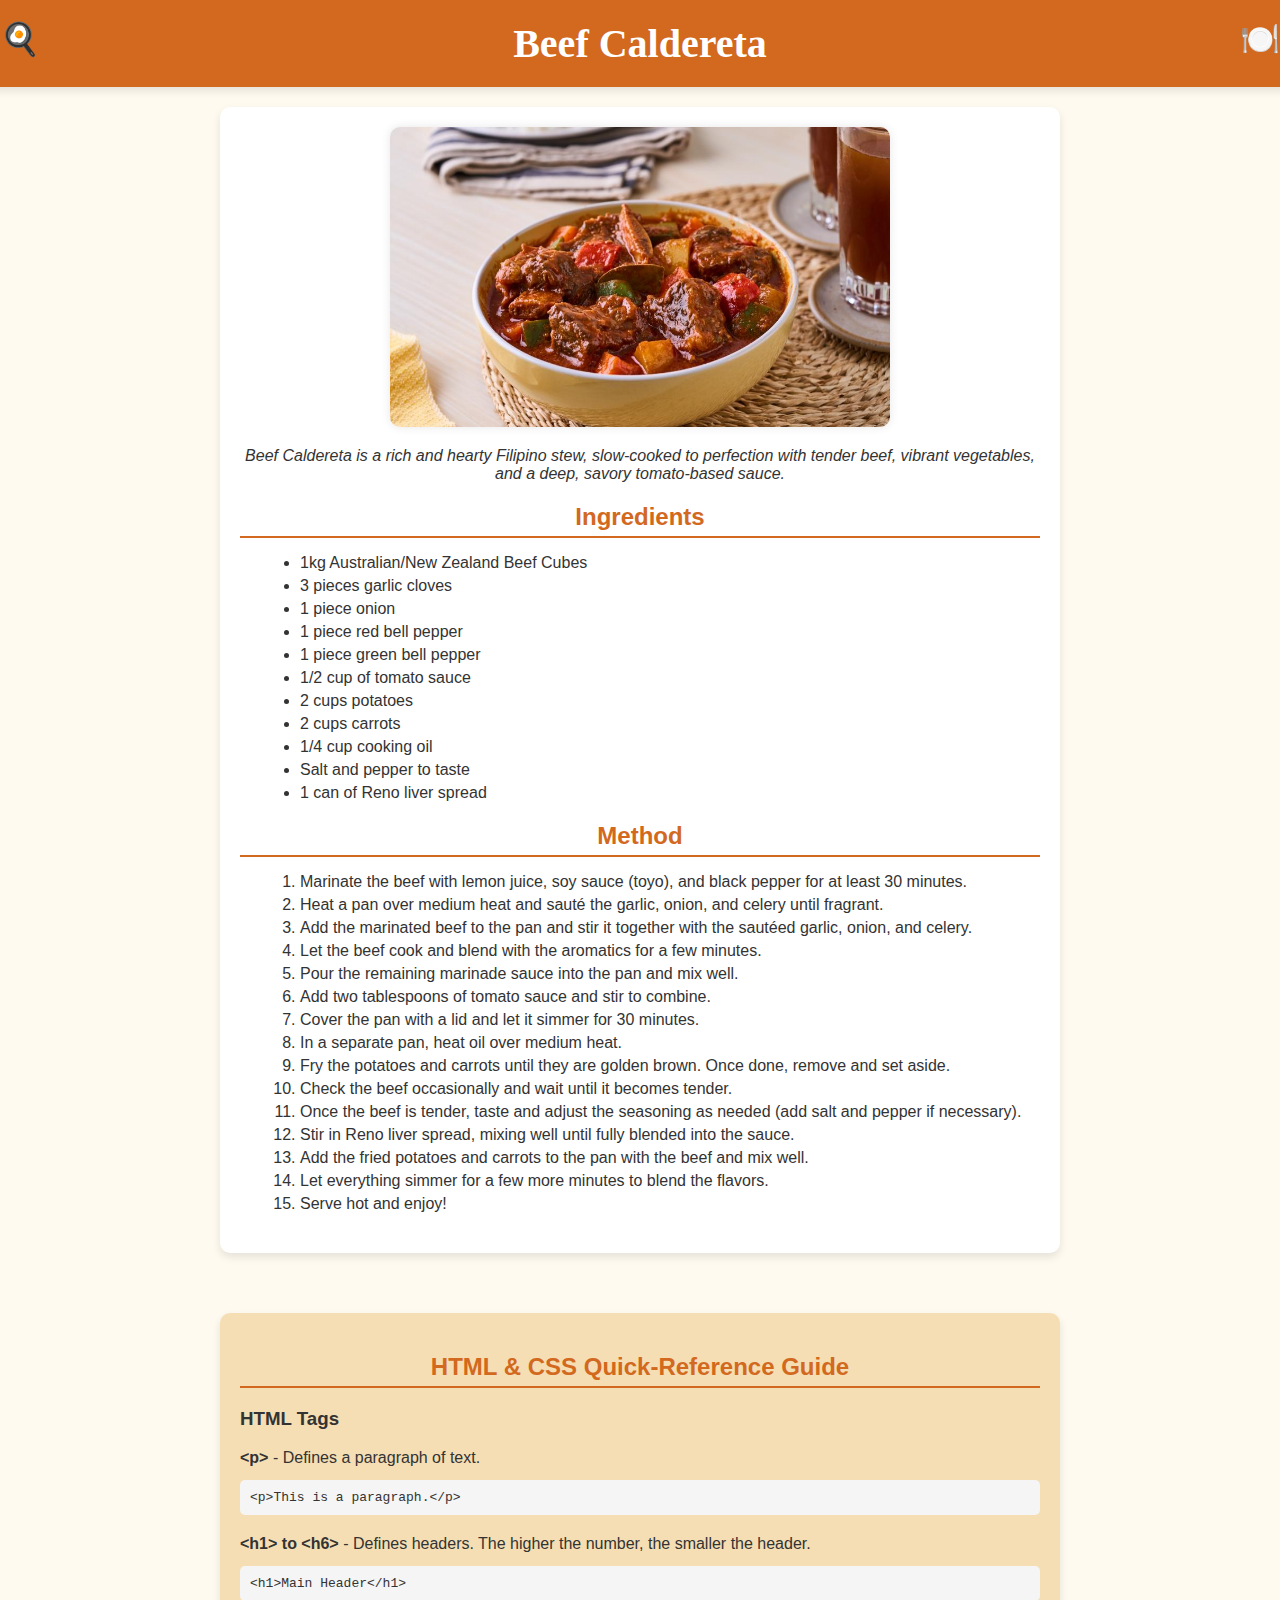
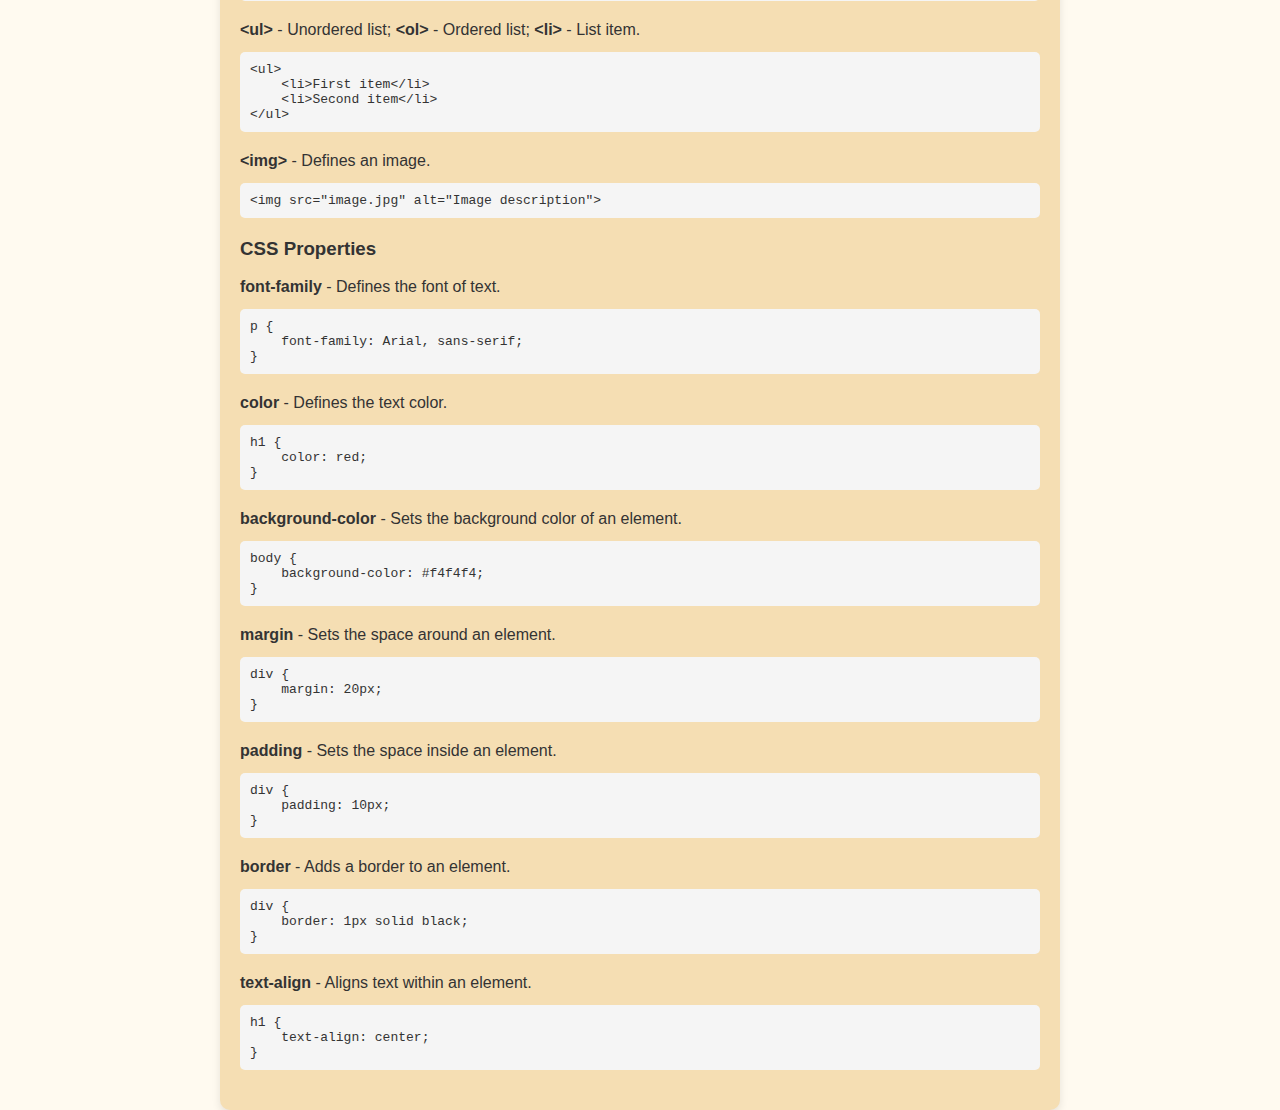
<file: Chapter1-with-bonus/chapter1withbonus.html>
<!DOCTYPE html>
<html lang="en">
<head>
    <meta charset="UTF-8">
    <meta name="viewport" content="width=device-width, initial-scale=1.0">
    <title>Althea's Recipe</title>

    <!-- Link to external CSS stylesheet -->
    <link rel="stylesheet" href="Chapter1.css">
</head>
<body>

    <header>
        <!-- Main title of the recipe -->
        <h1>Beef Caldereta</h1>
    </header>

    <main>
        <article class="recipe">
            <div class="image">
                <!-- Image of the dish -->
                <img src="meow.jpg" alt="A delicious serving of Beef Caldereta" width="500" height="300">
            </div>

            <!-- Description of the dish -->
            <p class="description">Beef Caldereta is a rich and hearty Filipino stew, slow-cooked to perfection with tender beef, vibrant vegetables, and a deep, savory tomato-based sauce.</p>

            <!-- Ingredients section -->
            <h2>Ingredients</h2>
            <ul>
                <li>1kg Australian/New Zealand Beef Cubes</li>
                <li>3 pieces garlic cloves</li>
                <li>1 piece onion</li>
                <li>1 piece red bell pepper</li>
                <li>1 piece green bell pepper</li>
                <li>1/2 cup of tomato sauce</li>
                <li>2 cups potatoes</li>
                <li>2 cups carrots</li>
                <li>1/4 cup cooking oil</li>
                <li>Salt and pepper to taste</li>
                <li>1 can of Reno liver spread</li>
            </ul>

            <!-- Method section -->
            <h2>Method</h2>
            <ol>
                <li>Marinate the beef with lemon juice, soy sauce (toyo), and black pepper for at least 30 minutes.</li>
                <li>Heat a pan over medium heat and sauté the garlic, onion, and celery until fragrant.</li>
                <li>Add the marinated beef to the pan and stir it together with the sautéed garlic, onion, and celery.</li>
                <li>Let the beef cook and blend with the aromatics for a few minutes.</li>
                <li>Pour the remaining marinade sauce into the pan and mix well.</li>
                <li>Add two tablespoons of tomato sauce and stir to combine.</li>
                <li>Cover the pan with a lid and let it simmer for 30 minutes.</li>
                <li>In a separate pan, heat oil over medium heat.</li>
                <li>Fry the potatoes and carrots until they are golden brown. Once done, remove and set aside.</li>
                <li>Check the beef occasionally and wait until it becomes tender.</li>
                <li>Once the beef is tender, taste and adjust the seasoning as needed (add salt and pepper if necessary).</li>
                <li>Stir in Reno liver spread, mixing well until fully blended into the sauce.</li>
                <li>Add the fried potatoes and carrots to the pan with the beef and mix well.</li>
                <li>Let everything simmer for a few more minutes to blend the flavors.</li>
                <li>Serve hot and enjoy!</li>
            </ol>
        </article>
    </main>

    <section class="guide">
        <!-- Quick-reference guide for HTML & CSS -->
        <h2>HTML & CSS Quick-Reference Guide</h2>
        
        <h3>HTML Tags</h3>
        <p><strong>&lt;p&gt;</strong> - Defines a paragraph of text.</p>
        <pre><code>&lt;p&gt;This is a paragraph.&lt;/p&gt;</code></pre>

        <p><strong>&lt;h1&gt; to &lt;h6&gt;</strong> - Defines headers. The higher the number, the smaller the header.</p>
        <pre><code>&lt;h1&gt;Main Header&lt;/h1&gt;</code></pre>

        <p><strong>&lt;ul&gt;</strong> - Unordered list; <strong>&lt;ol&gt;</strong> - Ordered list; <strong>&lt;li&gt;</strong> - List item.</p>
        <pre><code>&lt;ul&gt;
    &lt;li&gt;First item&lt;/li&gt;
    &lt;li&gt;Second item&lt;/li&gt;
&lt;/ul&gt;</code></pre>

        <p><strong>&lt;img&gt;</strong> - Defines an image.</p>
        <pre><code>&lt;img src="image.jpg" alt="Image description"&gt;</code></pre>

        <h3>CSS Properties</h3>
        <p><strong>font-family</strong> - Defines the font of text.</p>
        <pre><code>p {
    font-family: Arial, sans-serif;
}</code></pre>

        <p><strong>color</strong> - Defines the text color.</p>
        <pre><code>h1 {
    color: red;
}</code></pre>

        <p><strong>background-color</strong> - Sets the background color of an element.</p>
        <pre><code>body {
    background-color: #f4f4f4;
}</code></pre>

        <p><strong>margin</strong> - Sets the space around an element.</p>
        <pre><code>div {
    margin: 20px;
}</code></pre>

        <p><strong>padding</strong> - Sets the space inside an element.</p>
        <pre><code>div {
    padding: 10px;
}</code></pre>

        <p><strong>border</strong> - Adds a border to an element.</p>
        <pre><code>div {
    border: 1px solid black;
}</code></pre>

        <p><strong>text-align</strong> - Aligns text within an element.</p>
        <pre><code>h1 {
    text-align: center;
}</code></pre>

    </section>

</body>
</html>
</file>
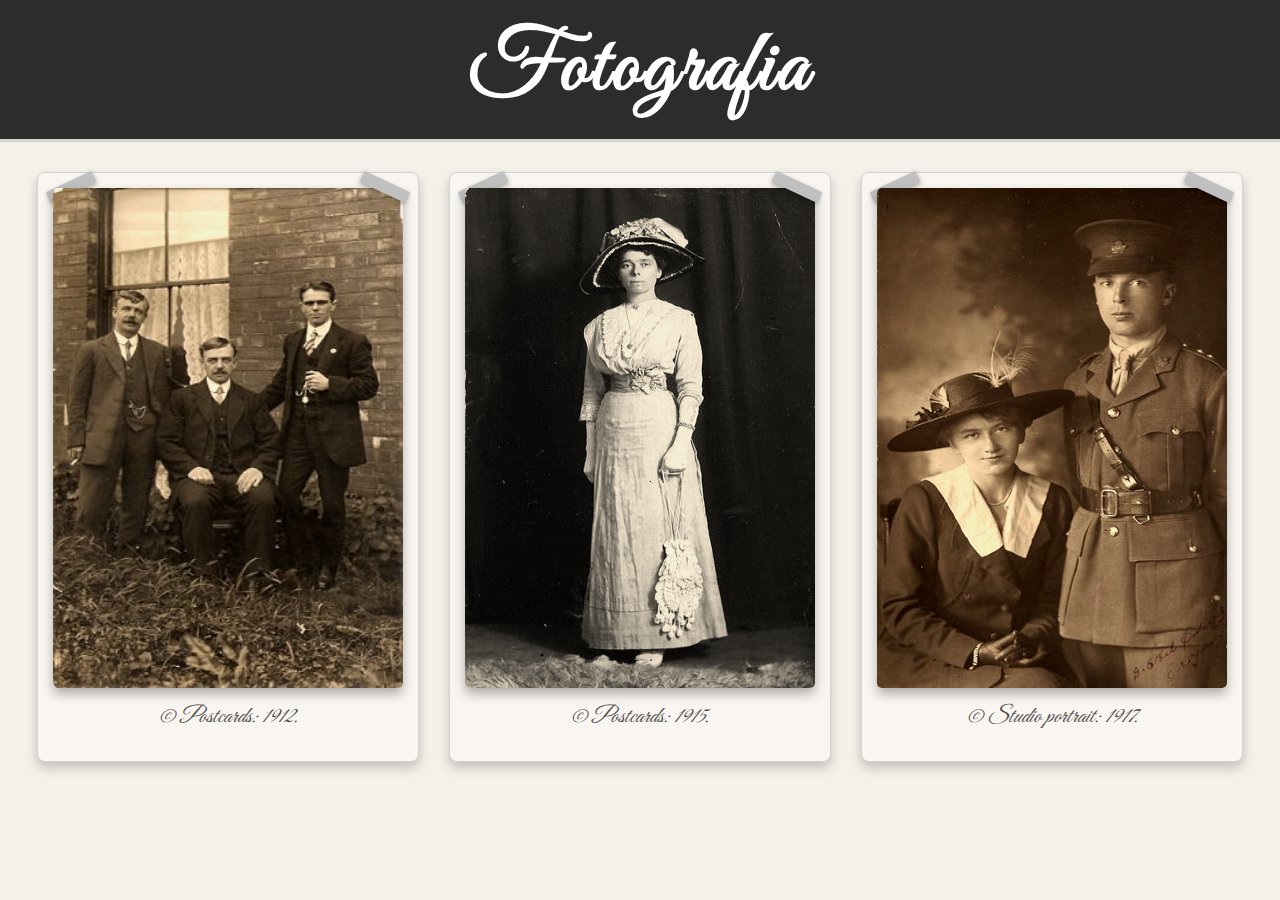
<file: Chapter3withbonus/Chapter3.html>
<!DOCTYPE html>
<html lang="en">
<head>
    <!-- Metadata and title of the document -->
    <meta charset="UTF-8">
    <meta name="viewport" content="width=device-width, initial-scale=1.0">
    <title>Vintage Photos</title>
    <!-- Link to external stylesheet for styling -->
    <link rel="stylesheet" href="chapter3.css">
</head>
<body>
    <!-- Header section with the main title -->
    <header>
        <h1>Fotografia</h1>
    </header>
    <!-- Main content area containing the images -->
    <main>
        <!-- First image section with description and copyright -->
        <section>
            <img src="7.-August-1915.jpg" alt="1910s Men's Fashion: Slender Suits, Narrow Lapels, and Moustaches" width="350" height="500" title="Majestic Mountain">
            <p>&copy; Postcards: 1912.</p>
        </section>
        <!-- Second image section with description and copyright -->
        <section>
            <img src="6.-Postcard-1-1912.jpg" alt="A New Silhouette: The Evolution of Feminine Elegance in the Early 1910s" width="350" height="500" title="Serene Forest">
            <p>&copy; Postcards: 1915.</p>
        </section>
        <!-- Third image section with description and copyright -->
        <section>
            <img src="9.-1917.jpg" alt="Fashion in the Great War: Women's Practical Style and Men's Enduring Elegance, 1914-1918" width="350" height="500" title="Sunny Beach">
            <p>&copy; Studio portrait: 1917.</p>
        </section>
    </main>
</body>
</html>
</file>
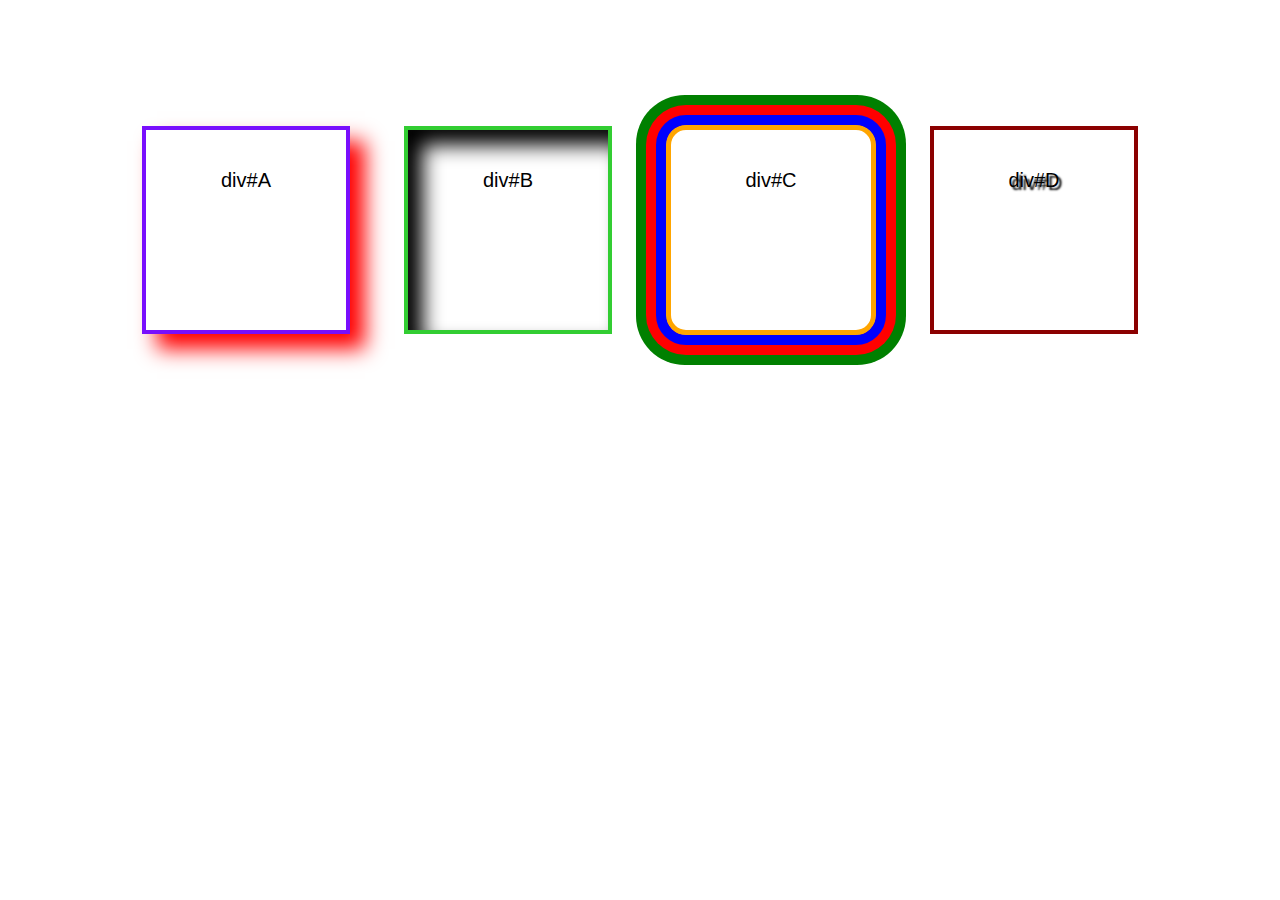
<file: Chapter3withbonus/Chapter3bonus.html>
<html lang="en">
  <head>
    <meta charset="UTF-8" />
    <meta http-equiv="X-UA-Compatible" content="IE=edge" />
    <meta name="viewport" content="width=device-width, initial-scale=1.0" />
    <link rel="stylesheet" href="chapter3bonus.css" type="text/css" />
    <link rel="stylesheet" href="additionalStyle.css" type="text/css" />
    <title>Styling those divs</title>
  </head>
  <body>
    <div>div#A</div>
    <div>div#B</div>
    <div>div#C</div>
    <div>div#D</div>
  </body>
</html>
</file>
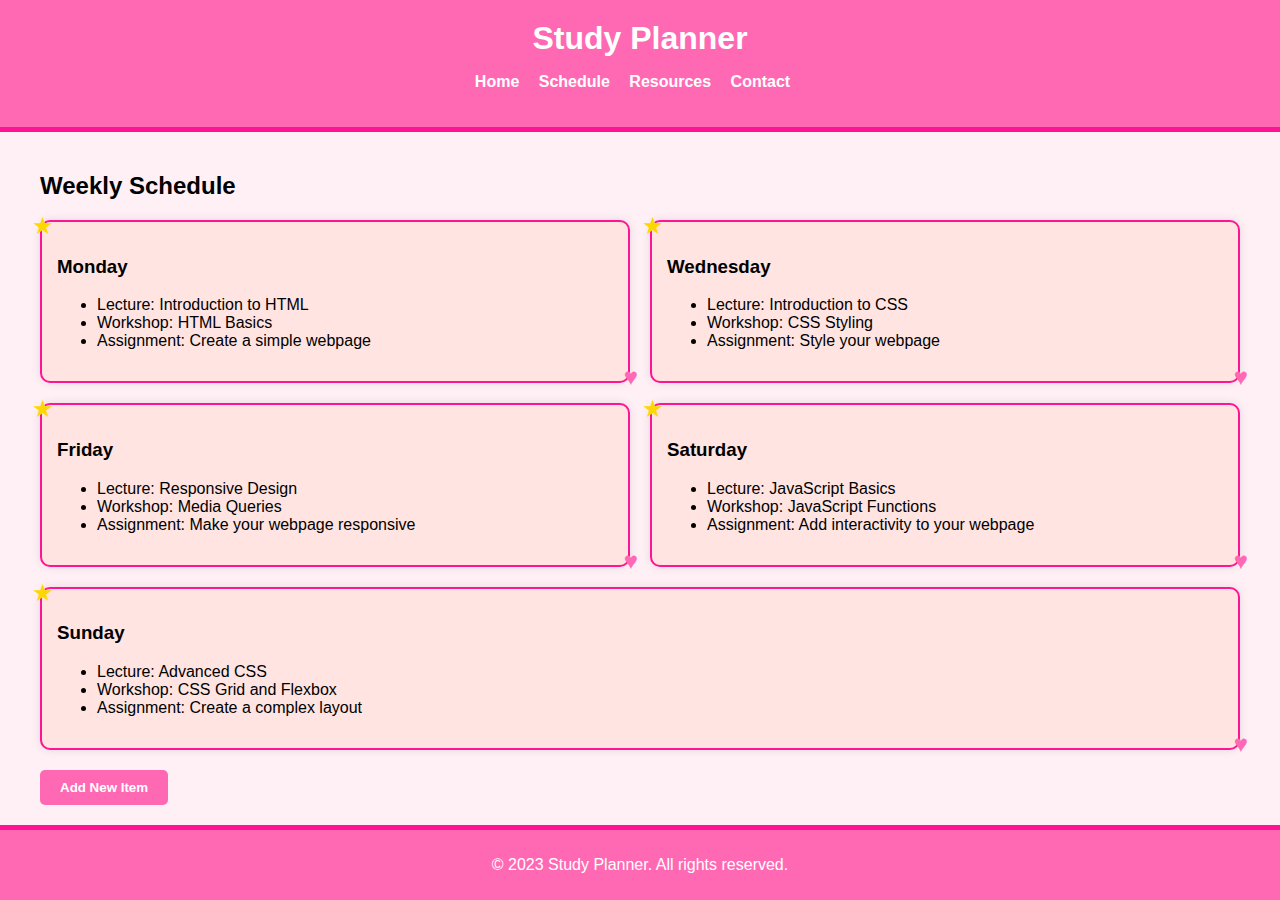
<file: Chapter4withbonus/Chapter4bonus.html>
<!DOCTYPE html>
<html lang="en">
<head>
    <meta charset="UTF-8">
    <meta name="viewport" content="width=device-width, initial-scale=1.0">
    <title>Study Planner</title>
    <link rel="stylesheet" href="Chapter4bonus.css">
</head>
<body>
    <!-- Header section with logo and navigation -->
    <header>
        <h1>Study Planner</h1>
        <nav>
            <ul>
                <li><a href="#home">Home</a></li>
                <li><a href="#schedule">Schedule</a></li>
                <li><a href="#resources">Resources</a></li>
                <li><a href="#contact">Contact</a></li>
            </ul>
        </nav>
    </header>

    <!-- Main content area with columns -->
    <main>
        <section id="schedule">
            <h2>Weekly Schedule</h2>
            <div class="calendar">
                <!-- Column 1 -->
                <article class="day">
                    <h3>Monday</h3>
                    <ul>
                        <li>Lecture: Introduction to HTML</li>
                        <li>Workshop: HTML Basics</li>
                        <li>Assignment: Create a simple webpage</li>
                    </ul>
                </article>
                <!-- Column 2 -->
                <article class="day">
                    <h3>Wednesday</h3>
                    <ul>
                        <li>Lecture: Introduction to CSS</li>
                        <li>Workshop: CSS Styling</li>
                        <li>Assignment: Style your webpage</li>
                    </ul>
                </article>
                <!-- Column 3 -->
                <article class="day">
                    <h3>Friday</h3>
                    <ul>
                        <li>Lecture: Responsive Design</li>
                        <li>Workshop: Media Queries</li>
                        <li>Assignment: Make your webpage responsive</li>
                    </ul>
                </article>
                <!-- Column 4 -->
                <article class="day">
                    <h3>Saturday</h3>
                    <ul>
                        <li>Lecture: JavaScript Basics</li>
                        <li>Workshop: JavaScript Functions</li>
                        <li>Assignment: Add interactivity to your webpage</li>
                    </ul>
                </article>
                <!-- Column 5 -->
                <article class="day">
                    <h3>Sunday</h3>
                    <ul>
                        <li>Lecture: Advanced CSS</li>
                        <li>Workshop: CSS Grid and Flexbox</li>
                        <li>Assignment: Create a complex layout</li>
                    </ul>
                </article>
            </div>
            <!-- Button to add new items -->
            <button>Add New Item</button>
        </section>
    </main>

    <!-- Footer section -->
    <footer>
        <p>&copy; 2023 Study Planner. All rights reserved.</p>
    </footer>
</body>
</html>
</file>
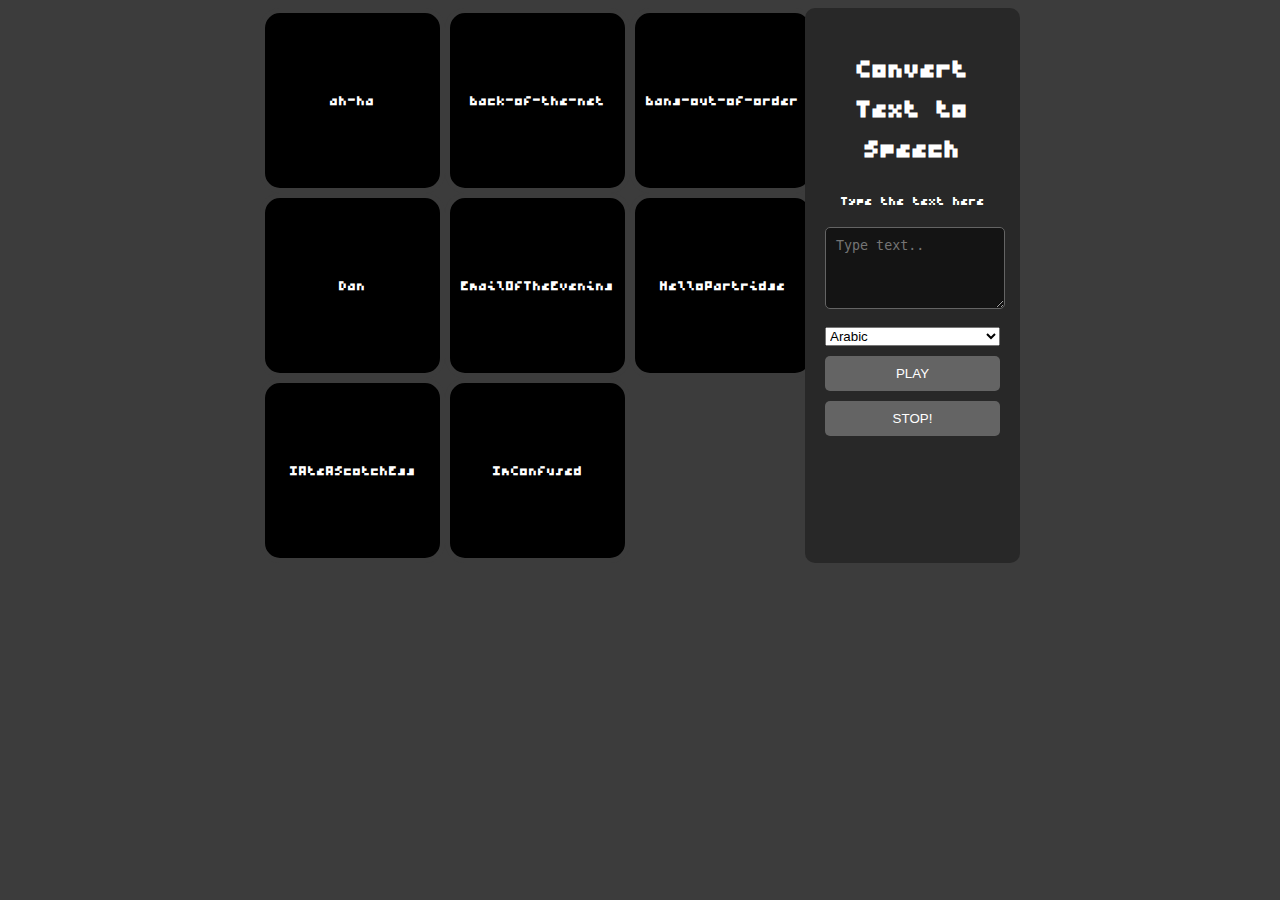
<file: chapter5withbonus/chapter5bonus.html>
<!DOCTYPE html>
<html lang="en">
<head>
    <!-- Set up page settings (character encoding, viewport, etc.) -->
    <meta charset="UTF-8">
    <meta http-equiv="X-UA-Compatible" content="IE=edge">
    <meta name="viewport" content="width=device-width, initial-scale=1.0">

    <!-- Link to Google font for styling -->
    <link href="https://fonts.googleapis.com/css2?family=Bytesized&display=swap" rel="stylesheet">
    
    <!-- Link to custom CSS file for styles -->
    <link href="HarryStyles.css" rel="stylesheet">
    
    <!-- Title of the webpage -->
    <title>Sound Board</title>
</head>
<body>

    <!-- Section for the soundboard buttons -->
    <div class="board">
        <!-- Each sound has a box with a label and audio player -->
        <div class="box"><p>ah-ha</p> 
            <audio class="sound" src="ah-ha.mp3"></audio>
        </div>
        
        <div class="box"><p>back-of-the-net</p> 
            <audio class="sound" src="back-of-the-net.mp3"></audio>
        </div>
        
        <div class="box"><p>bang-out-of-order</p> 
            <audio class="sound" src="bangoutoforder.mp3"></audio>
        </div>
        
        <div class="box"><p>Dan</p> 
            <audio class="sound" src="dan.mp3"></audio>
        </div>
        
        <div class="box"><p>EmailOfTheEvening</p> 
            <audio class="sound" src="emailoftheevening.mp3"></audio>
        </div>
        
        <div class="box"><p>HelloPartridge</p> 
            <audio class="sound" src="hellopartridge.mp3"></audio>
        </div>
        
        <div class="box"><p>IAteAScotchEgg</p> 
            <audio class="sound" src="iateascotchegg.mp3"></audio>
        </div>
        
        <div class="box"><p>ImConfused</p> 
            <audio class="sound" src="imconfused.mp3"></audio>
        </div>
    </div>

    <!-- Section for text-to-speech -->
    <div class="container">
        <!-- Title for text-to-speech section -->
        <h1>Convert Text to Speech</h1>
        
        <!-- Short instruction for the user -->
        <p>Type the text here</p>

        <!-- Text box for typing the text to convert to speech -->
        <textarea id="text" placeholder="Type text.."></textarea>

        <!-- Controls: language select and buttons for play/stop -->
        <div class="controls">
            <!-- Dropdown for selecting the language -->
            <select id="language">
                <option value="ar-SA">Arabic</option>
                <option value="en-US">English</option>
            </select>

            <!-- Button to play the typed text -->
            <button onclick="speakText()">PLAY</button>
            
            <!-- Button to stop the speech -->
            <button onclick="stopSpeech()" id="stopButton">STOP!</button>
        </div>
    </div>

    <!-- Link to JavaScript file that handles functionality -->
    <script src="Javaby.js"></script>
</body>
</html>
</file>
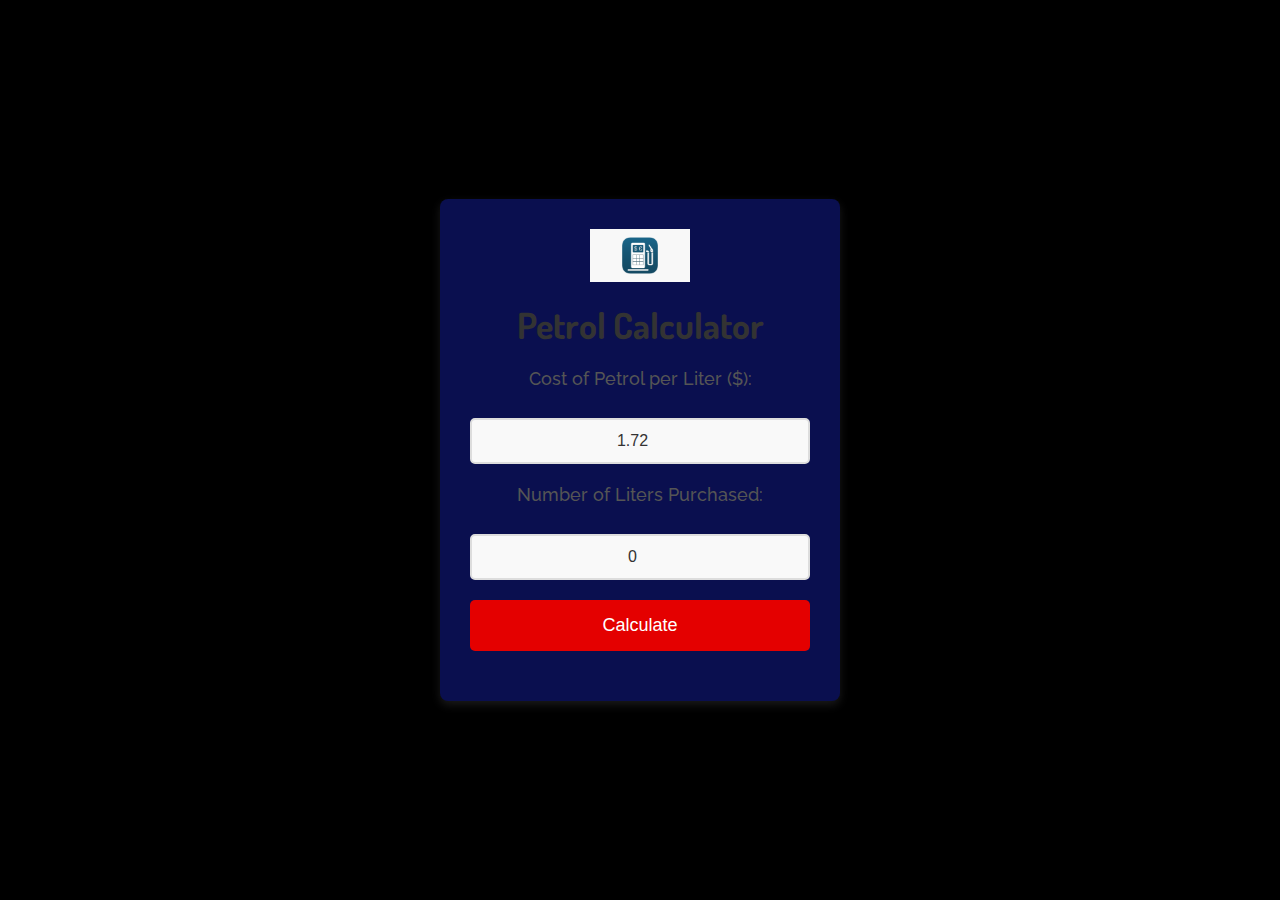
<file: Chapter6withbonus/chapter6.html>
<!DOCTYPE html>
<html lang="en">
<head>
  <meta charset="UTF-8">
  <meta name="viewport" content="width=device-width, initial-scale=1.0">
  <title>Petrol Calculator</title>
  <!-- Link to Google Fonts -->
  <link href="https://fonts.googleapis.com/css?family=Dosis|Raleway" rel="stylesheet">
  <!-- Link to external CSS for styling -->
  <link rel="stylesheet" href="Petrolstylesheet.css"> <!-- Make sure the CSS file path is correct -->
</head>
<body id="BG">
  <div id="Wrap">
    <!-- Logo at the top -->
    <div id="logo">
      <img src="1200x630wa.png" alt="Logo" />
    </div>
    
    <h1>Petrol Calculator</h1>
    
    <!-- Input fields for cost per liter and liters purchased -->
    <div id="box">
      <label for="fuelPrice">Cost of Petrol per Liter ($):</label><br>
      <input type="number" id="fuelPrice" value="1.72" step="0.01" /><br>

      <label for="fuelAmount">Number of Liters Purchased:</label><br>
      <input type="number" id="fuelAmount" value="0" step="0.1" /><br>
    </div>
    
    <!-- Button to calculate total cost -->
    <div id="Kolmas">
      <button type="button" onClick="calculateTotal()" id="submit">Calculate</button>
    </div>
    
    <!-- Display result here -->
    <p id="answer"></p>
  </div>
  
  <script src="PetrolJava.js"></script> <!-- Make sure the script.js file path is correct -->
</body>
</html>
</file>
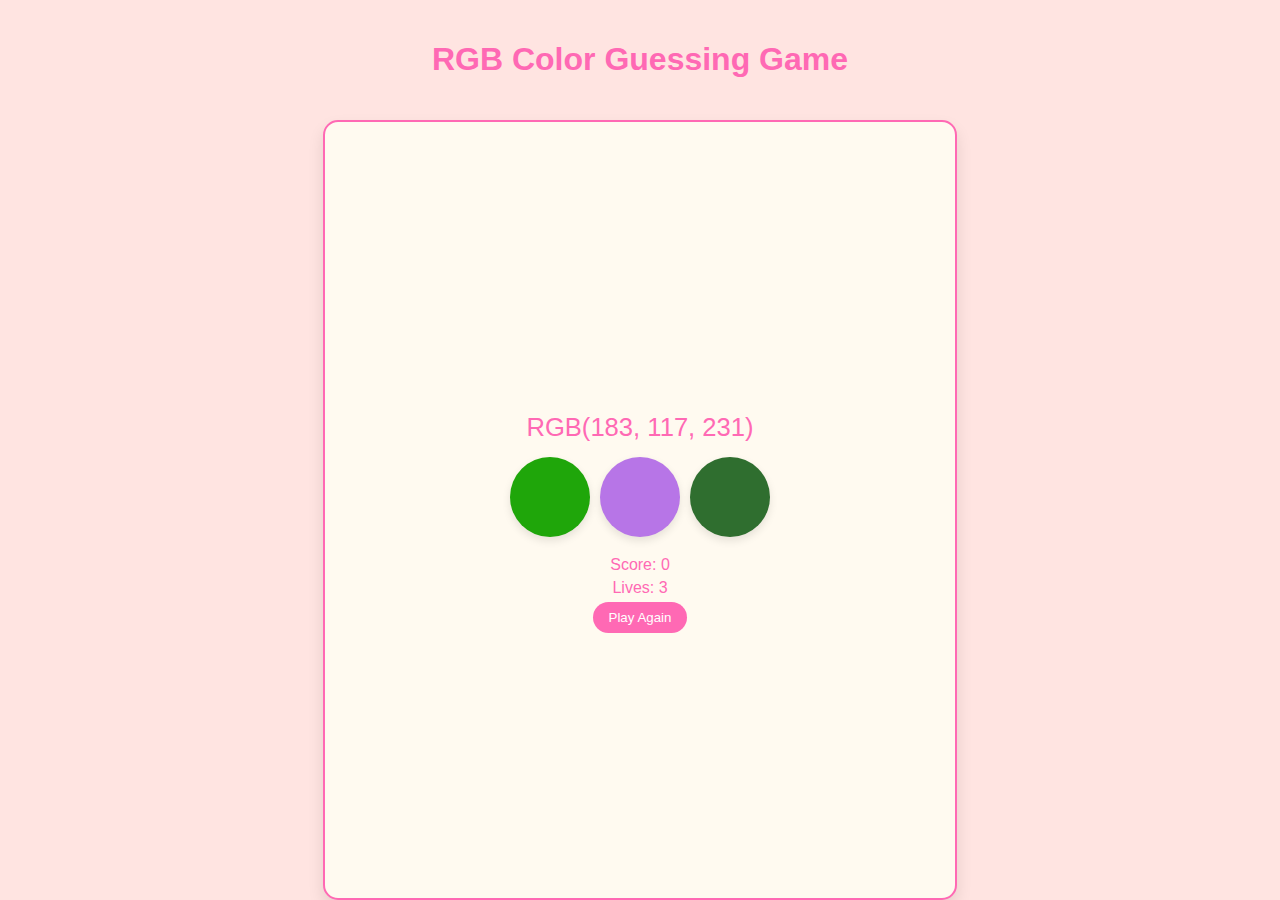
<file: Chapter6withbonus/Chapter6bonus.html>
<!DOCTYPE html>
<html lang="en">
<head>
    <meta charset="UTF-8">
    <meta name="viewport" content="width=device-width, initial-scale=1.0">
    <title>RGB Color Guessing Game</title>
    <link rel="stylesheet" href="chapter6bonus.css">
</head>
<body>
    <header>
        <h1>RGB Color Guessing Game</h1>
    </header>
    <main>
        <div id="game">
            <p id="rgb-value">RGB(?, ?, ?)</p>
            <div id="options">
                <!-- Color options will be dynamically generated here -->
            </div>
            <p id="message"></p>
            <p id="score">Score: 0</p>
            <p id="lives">Lives: 3</p>
            <button id="reset">Play Again</button>
        </div>
    </main>
    <script src="chapter6bonus.js"></script>
</body>
</html>
</file>
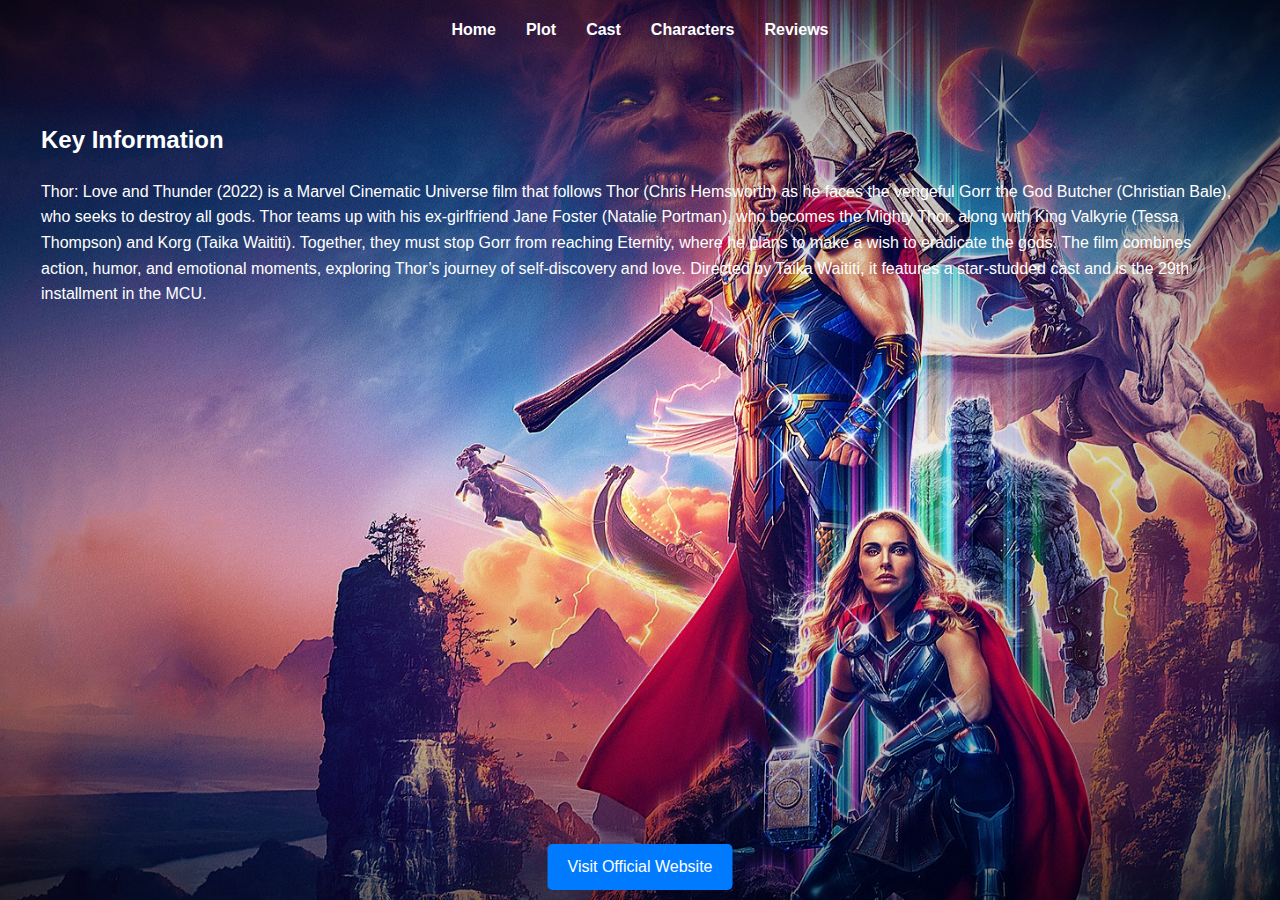
<file: Chapter2withbonus/pages/key-info.html>
<!DOCTYPE html>
<html lang="en">
<head>
    <!-- Metadata and title of the document -->
    <meta charset="UTF-8">
    <meta name="viewport" content="width=device-width, initial-scale=1.0">
    <title>Key Information</title>
    <!-- Link to external stylesheet -->
    <link rel="stylesheet" href="../styles.css">
</head>
<body>
    <!-- Navigation menu -->
    <nav>
        <ul>
            <li><a href="index.html">Home</a></li>
            <li><a href="plot.html">Plot</a></li>
            <li><a href="cast.html">Cast</a></li>
            <li><a href="characters.html">Characters</a></li>
            <li><a href="reviews.html">Reviews</a></li>
        </ul>
    </nav>

    <!-- Main content section -->
    <section>
        <h2>Key Information</h2>
        <p>Thor: Love and Thunder (2022) is a Marvel Cinematic Universe film that follows Thor (Chris Hemsworth) as he faces the vengeful Gorr the God Butcher (Christian Bale), who seeks to destroy all gods. Thor teams up with his ex-girlfriend Jane Foster (Natalie Portman), who becomes the Mighty Thor, along with King Valkyrie (Tessa Thompson) and Korg (Taika Waititi). Together, they must stop Gorr from reaching Eternity, where he plans to make a wish to eradicate the gods. The film combines action, humor, and emotional moments, exploring Thor’s journey of self-discovery and love. Directed by Taika Waititi, it features a star-studded cast and is the 29th installment in the MCU.</p>
    </section>

    <!-- Footer with a link to the official Marvel website -->
    <footer>
        <a href="https://www.marvel.com/movies/thor-love-and-thunder" target="_blank" class="button">Visit Official Website</a>
    </footer>
</body>
</html>
</file>
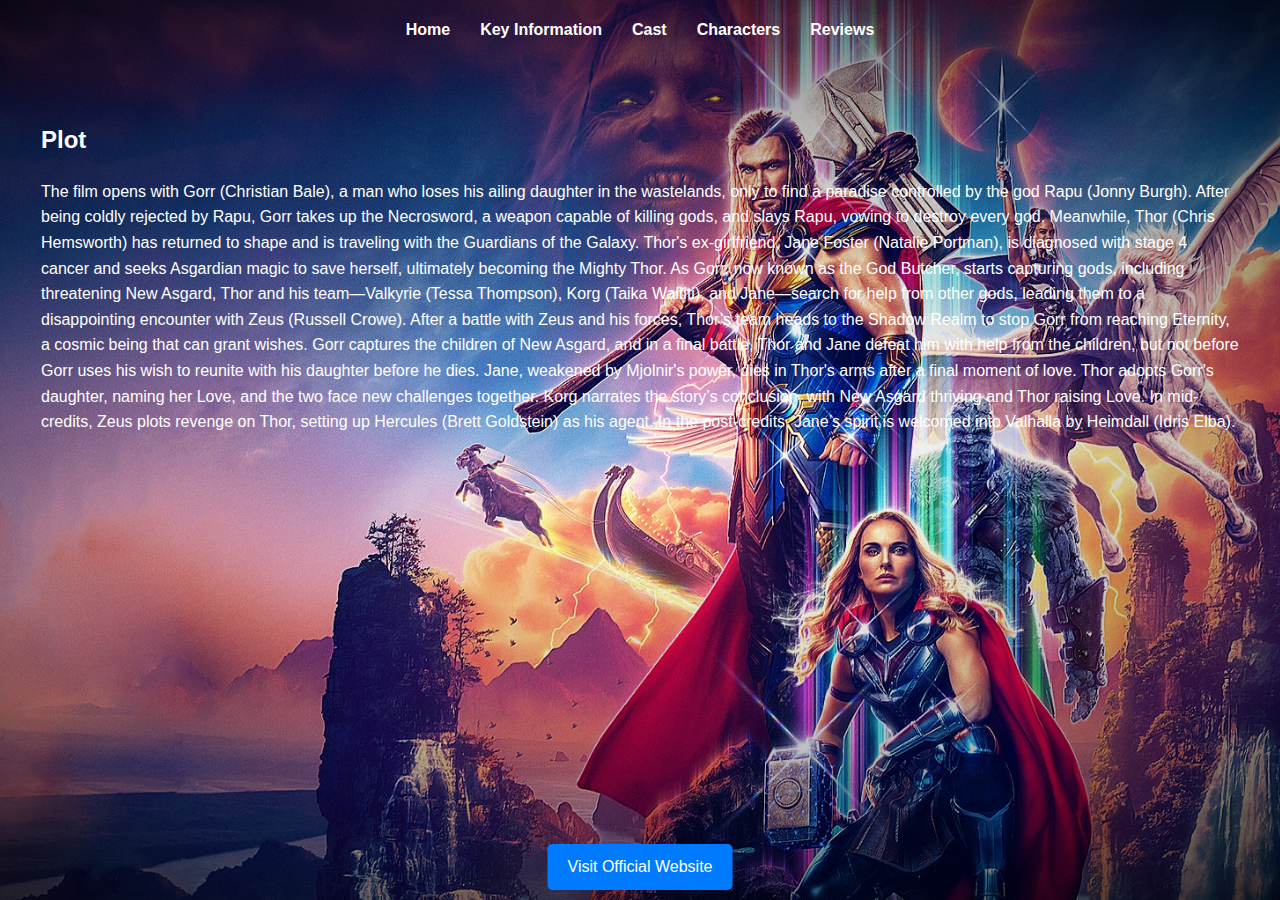
<file: Chapter2withbonus/pages/plot.html>
<!DOCTYPE html>
<html lang="en">
<head>
    <!-- Metadata and title of the document -->
    <meta charset="UTF-8">
    <meta name="viewport" content="width=device-width, initial-scale=1.0">
    <title>Plot</title>
    <!-- Link to external stylesheet for styling -->
    <link rel="stylesheet" href="../styles.css">
</head>
<body>
    <!-- Navigation menu for site-wide navigation -->
    <nav>
        <ul>
            <!-- Links to different pages of the website -->
            <li><a href="index.html">Home</a></li>
            <li><a href="key-info.html">Key Information</a></li>
            <li><a href="cast.html">Cast</a></li>
            <li><a href="characters.html">Characters</a></li>
            <li><a href="reviews.html">Reviews</a></li>
        </ul>
    </nav>

    <!-- Main content section for the plot summary -->
    <section>
        <!-- Heading for the plot section -->
        <h2>Plot</h2>
        <!-- Paragraph describing the plot of the film -->
        <p>The film opens with Gorr (Christian Bale), a man who loses his ailing daughter in the wastelands, only to find a paradise controlled by the god Rapu (Jonny Burgh). After being coldly rejected by Rapu, Gorr takes up the Necrosword, a weapon capable of killing gods, and slays Rapu, vowing to destroy every god. Meanwhile, Thor (Chris Hemsworth) has returned to shape and is traveling with the Guardians of the Galaxy. Thor's ex-girlfriend, Jane Foster (Natalie Portman), is diagnosed with stage 4 cancer and seeks Asgardian magic to save herself, ultimately becoming the Mighty Thor. As Gorr, now known as the God Butcher, starts capturing gods, including threatening New Asgard, Thor and his team—Valkyrie (Tessa Thompson), Korg (Taika Waititi), and Jane—search for help from other gods, leading them to a disappointing encounter with Zeus (Russell Crowe). After a battle with Zeus and his forces, Thor’s team heads to the Shadow Realm to stop Gorr from reaching Eternity, a cosmic being that can grant wishes. Gorr captures the children of New Asgard, and in a final battle, Thor and Jane defeat him with help from the children, but not before Gorr uses his wish to reunite with his daughter before he dies. Jane, weakened by Mjolnir's power, dies in Thor's arms after a final moment of love. Thor adopts Gorr's daughter, naming her Love, and the two face new challenges together. Korg narrates the story’s conclusion, with New Asgard thriving and Thor raising Love. In mid-credits, Zeus plots revenge on Thor, setting up Hercules (Brett Goldstein) as his agent. In the post-credits, Jane’s spirit is welcomed into Valhalla by Heimdall (Idris Elba).</p>
    </section>

    <!-- Footer with a link to the official Marvel website -->
    <footer>
        <a href="https://www.marvel.com/movies/thor-love-and-thunder" target="_blank" class="button">Visit Official Website</a>
    </footer>
</body>
</html>
</file>
<file: Chapter1-with-bonus/Chapter1.css>
/* General styles */
body {
    font-family: 'Arial', sans-serif;
    margin: 0;
    padding: 0;
    background-color: #fffaf0; /* Floral white background */
    color: #333; /* Dark gray text */
    display: flex;
    justify-content: center;
    align-items: center;
    min-height: 100vh;
    flex-direction: column;
}

/* Header styles */
header {
    background-color: #d2691e; /* Chocolate brown */
    color: #fff; /* White text */
    padding: 20px;
    text-align: center;
    width: 100%;
    box-shadow: 0 4px 8px rgba(0, 0, 0, 0.1);
    position: relative;
}

header h1 {
    margin: 0;
    font-family: 'Georgia', serif;
    font-size: 2.5em;
}

header::before {
    content: '🍳'; /* Frying pan emoji */
    position: absolute;
    left: 20px;
    top: 20px;
    font-size: 2em;
}

header::after {
    content: '🍽️'; /* Plate and cutlery emoji */
    position: absolute;
    right: 20px;
    top: 20px;
    font-size: 2em;
}

/* Main content styles */
main {
    background-color: #fff; /* White background */
    padding: 20px;
    margin: 20px;
    border-radius: 10px;
    box-shadow: 0 4px 8px rgba(0, 0, 0, 0.1);
    max-width: 800px;
    width: 100%;
}

.recipe .image img {
    border-radius: 10px;
    box-shadow: 0 0 10px rgba(0, 0, 0, 0.1);
    margin-bottom: 20px;
    display: block;
    margin-left: auto;
    margin-right: auto;
}

.description {
    font-style: italic;
    margin-bottom: 20px;
    text-align: center;
}

h2 {
    color: #d2691e; /* Chocolate brown */
    border-bottom: 2px solid #d2691e;
    padding-bottom: 5px;
    margin-bottom: 10px;
    text-align: center;
}

ul, ol {
    margin-left: 20px;
    margin-bottom: 20px;
}

li {
    margin-bottom: 5px;
}

/* Guide section styles */
.guide {
    background-color: #f5deb3; /* Wheat */
    padding: 20px;
    border-radius: 10px;
    margin-top: 40px;
    max-width: 800px;
    width: 100%;
    box-shadow: 0 4px 8px rgba(0, 0, 0, 0.1);
}

.guide h2 {
    text-align: center;
    margin-bottom: 20px;
}

.guide pre {
    background-color: #f5f5f5; /* Light gray */
    padding: 10px;
    border-radius: 5px;
    overflow-x: auto;
    margin-bottom: 20px;
}

.guide p {
    margin-bottom: 10px;
}

/* Footer styles */
footer {
    background-color: #d2691e; /* Chocolate brown */
    color: #fff; /* White text */
    text-align: center;
    padding: 10px;
    width: 100%;
    box-shadow: 0 -4px 8px rgba(0, 0, 0, 0.1);
    position: relative;
}

footer::before {
    content: '🥄'; /* Spoon emoji */
    position: absolute;
    left: 20px;
    bottom: 10px;
    font-size: 1.5em;
}

footer::after {
    content: '🍴'; /* Fork emoji */
    position: absolute;
    right: 20px;
    bottom: 10px;
    font-size: 1.5em;
}
</file>
<file: Chapter3withbonus/chapter3.css>
@import url('https://fonts.googleapis.com/css2?family=Great+Vibes&display=swap');

body {
    font-family: 'Times New Roman', serif; /* Use a more classic font */
    margin: 0;
    padding: 0;
    background-color: #f4f1ea; /* Light parchment-like background */
    text-align: center;
}

header {
    background-color: #2c2c2c; /* Darker gray for a more classic look */
    color: #fff; /* White text */
    padding: 15px 0;
    font-size: 1.8em; /* Larger font size for a classic look */
    letter-spacing: 3px; /* Add more spacing for a vintage feel */
    border-bottom: 3px solid #d3d3d3; /* Add a subtle border for texture */
}

h1 {
    font-family: 'Great Vibes', cursive; /* Handwritten cursive font */
    font-size: 3em; /* Larger font size for emphasis */
    color: #fff; /* White text for contrast */
    margin: 0; /* Remove default margin */
}

main {
    padding: 30px;
    display: flex;
    justify-content: center; /* Center the images horizontally */
    gap: 30px; /* More space between images */
}

section {
    margin-bottom: 30px;
    background-color: #f9f6f1; /* Very light beige for a vintage paper look */
    padding: 15px;
    border-radius: 8px;
    box-shadow: 0 6px 12px rgba(0, 0, 0, 0.2); /* Stronger shadow for depth */
    position: relative; /* For positioning tape */
    display: inline-block; /* Ensure section wraps tightly around the image */
    border: 1px solid #d3d3d3; /* Subtle border for a framed look */
}

img {
    border-radius: 5px;
    box-shadow: 0 6px 12px rgba(0, 0, 0, 0.3); /* Stronger shadow for a vintage photo effect */
    filter: sepia(30%) contrast(110%) brightness(95%) saturate(130%); /* Add color with sepia and saturation */
    transition: filter 0.3s;
    display: block; /* Ensure image is a block element */
}

img:hover {
    filter: sepia(20%) contrast(120%) brightness(105%) saturate(150%); /* Enhance color on hover */
}

section::before,
section::after {
    content: '';
    position: absolute;
    width: 50px;
    height: 12px;
    background-color: #c0c0c0; /* Slightly darker gray tape color */
    box-shadow: 0 2px 4px rgba(0, 0, 0, 0.3); /* Shadow for depth */
}

section::before {
    top: 8px; /* Adjusted to align with the top of the image */
    left: 8px; /* Adjusted to align with the left of the image */
    transform: rotate(-25deg);
}

section::after {
    top: 8px; /* Adjusted to align with the top of the image */
    right: 8px; /* Adjusted to align with the right of the image */
    transform: rotate(25deg);
}

p {
    font-family: 'Great Vibes', cursive; /* Handwritten cursive font */
    font-size: 1.4em; /* Slightly larger font size for readability */
    color: #4a4a4a; /* Darker gray text for a vintage feel */
    font-style: italic; /* Italic text for a classic look */
    margin: 15px 0;
}
</file>
<file: Chapter3withbonus/chapter3bonus.css>
div {
    display: inline-block;
    font-family: sans-serif;
    font-size: 20px;
    margin: 25px;
    border: 4px solid black;
    line-height: 100px;
    text-align: center;
    width: 200px;
    height: 200px;
  }
  
  body {
    margin: 100px auto;
    width: max-content;
  }

  /* General styles for all divs */
div {
    display: inline-block;
    font-family: sans-serif;
    font-size: 20px;
    margin: 25px;
    line-height: 100px;
    text-align: center;
    width: 200px;
    height: 200px;
}
</file>
<file: Chapter3withbonus/additionalStyle.css>
/* div#A - Slightly darker light purple border with red glow */
div:nth-of-type(1) {
    border: 4px solid #790efd; /* Slightly darker light purple */
    box-shadow: 15px 15px 20px red;
  }
  
  
  
  /* div#B - Green border with black shadow inside */
div:nth-of-type(2) {
    border: 4px solid limegreen;
    box-shadow: inset 15px 15px 20px black;
  }
  
  
  /* div#C - Multiple layered borders */
div:nth-of-type(3) {
    border: 5px solid orange; /* Innermost border */
    outline: 10px solid blue;  /* Blue border outside the orange */
    box-shadow: 
      0 0 0 20px red,  /* Red border further outside */
      0 0 0 30px green; /* Outermost green border */
    border-radius: 20px; /* Optional for rounded corners */
  }
  
  
  /* div#D - Red border with a single black shadow behind the text */
div:nth-of-type(4) {
    border: 4px solid darkred;
    text-shadow: 3px 3px 2px black;
  }
</file>
<file: Chapter4withbonus/Chapter4bonus.css>
/* General styles */
body {
    font-family: 'Arial', sans-serif;
    margin: 0;
    padding: 0;
    background-color: #fff0f5; /* Light pink background */
}

/* Header styles */
header {
    background-color: #ff69b4; /* Hot pink */
    color: #FFFFFF;
    padding: 20px;
    text-align: center;
    border-bottom: 5px solid #ff1493; /* Deep pink border */
}

header h1 {
    margin: 0;
    font-family: 'Tahoma', sans-serif;
    font-weight: 700;
}

nav ul {
    list-style-type: none;
    padding: 0;
}

nav ul li {
    display: inline;
    margin-right: 15px;
}

nav ul li a {
    color: #FFFFFF;
    text-decoration: none;
    font-weight: bold;
}

/* Main content styles */
main {
    padding: 20px;
    max-width: 1200px;
    margin: 0 auto; /* Center the main content */
}

.calendar {
    display: flex;
    justify-content: space-between;
    flex-wrap: wrap; /* Allow wrapping for smaller screens */
    gap: 20px; /* Add space between columns */
}

.day {
    flex: 1 1 calc(33.333% - 20px); /* Responsive columns */
    background-color: #ffe4e1; /* Light pink */
    padding: 15px;
    box-shadow: 0 0 10px rgba(0, 0, 0, 0.1);
    border-radius: 10px;
    border: 2px solid #ff1493; /* Deep pink border */
    min-width: 250px; /* Minimum width for smaller screens */
    position: relative;
}

.day::before {
    content: '★';
    font-size: 24px;
    color: #ffd700; /* Yellow star */
    position: absolute;
    top: -10px;
    left: -10px;
}

.day::after {
    content: '♥';
    font-size: 24px;
    color: #ff69b4; /* Hot pink heart */
    position: absolute;
    bottom: -10px;
    right: -10px;
}

button {
    margin-top: 20px;
    padding: 10px 20px;
    background-color: #ff69b4; /* Hot pink */
    color: #FFFFFF;
    border: none;
    cursor: pointer;
    border-radius: 5px;
    font-weight: bold;
}

button:hover {
    background-color: #ff1493; /* Deep pink */
}

/* Footer styles */
footer {
    background-color: #ff69b4; /* Hot pink */
    color: #FFFFFF;
    text-align: center;
    padding: 10px;
    border-top: 5px solid #ff1493; /* Deep pink border */
}
</file>
<file: chapter5withbonus/HarryStyles.css>
body {
    display: flex;
    justify-content: center;
    background-color: rgb(60, 60, 60);
    font-family: 'Bytesized';
}

/* Main container holds everything */
.main-container {
    display: flex;
    flex-direction: column; /* Stack elements vertically */
    align-items: center;
    gap: 10px; /* Ensures spacing between board and TTS */
}

/* Soundboard layout */
.board {
    display: grid;
    grid-template-columns: repeat(3, 175px);
    grid-template-rows: repeat(3, 175px);
    gap: 10px; /* Space between buttons */
    margin-bottom: 10px; /* Extra space before TTS box */
}

/* Individual buttons */
.box {
    background-color: rgb(0, 0, 0);
    border: 5px solid rgb(60, 60, 60);
    color: white;
    display: flex;
    align-items: center;
    justify-content: center;
    border-radius: 20px;
    font-size: 18px;
    width: 175px;
    height: 175px;
}

.box:active {
    background-color: rgb(65, 115, 145);
}

/* Ensure the TTS box is positioned below the soundboard */
.sub-container {
    display: flex;
    justify-content: center;
    width: 100%;
    margin-top: 10px; /* This forces space below the soundboard */
}

/* Styling for TTS container */
.container {
    background-color: rgb(40, 40, 40);
    padding: 20px;
    border-radius: 10px;
    color: white;
    width: 175px;
    text-align: center;
}

/* Input area */
textarea {
    width: 90%;
    height: 60px;
    background: rgb(20, 20, 20);
    color: white;
    border: 1px solid rgb(100, 100, 100);
    padding: 10px;
    border-radius: 5px;
}

/* Buttons and controls */
.controls {
    margin-top: 10px;
    display: flex;
    flex-direction: column;
    gap: 10px; /* Space between buttons */
}

button {
    padding: 10px;
    background: rgb(100, 100, 100);
    color: white;
    border: none;
    cursor: pointer;
    border-radius: 5px;
}

button:hover {
    background: rgb(120, 120, 120);
}
</file>
<file: Chapter6withbonus/chapter6bonus.css>
/* General styles */
body {
    font-family: 'Arial', sans-serif;
    margin: 0;
    padding: 0;
    background-color: #ffe4e1; /* Light pink background */
    display: flex;
    flex-direction: column;
    align-items: center;
    min-height: 100vh;
    overflow: hidden; /* Prevent scrollbars from appearing */
}

/* Header styles */
header {
    text-align: center;
    margin-top: 20px;
    color: #ff69b4; /* Hot pink text */
}

/* Main content styles */
main {
    background-color: #fffaf0; /* Floral white background */
    padding: 15px; /* Reduced padding */
    border-radius: 15px; /* More rounded corners */
    box-shadow: 0 8px 16px rgba(0, 0, 0, 0.1);
    text-align: center;
    border: 2px solid #ff69b4; /* Hot pink border */
    margin-top: 20px;
    display: flex;
    flex-direction: column;
    align-items: center;
    justify-content: center;
    flex-grow: 1;
    max-width: 600px; /* Set a maximum width */
    width: 100%; /* Ensure it takes full width up to the max-width */
    position: relative; /* For positioning ribbons */
}

.ribbon {
    position: absolute;
    width: 100px;
    height: 20px;
    background-color: #ff69b4; /* Hot pink */
    top: -10px;
    left: -10px;
    transform: rotate(-45deg);
    box-shadow: 0 4px 8px rgba(0, 0, 0, 0.1);
}

.ribbon::after {
    content: '';
    position: absolute;
    width: 100px;
    height: 20px;
    background-color: #ff69b4; /* Hot pink */
    top: 0;
    left: 100px;
    transform: rotate(90deg);
    box-shadow: 0 4px 8px rgba(0, 0, 0, 0.1);
}

#rgb-value {
    font-size: 1.6em; /* Slightly smaller font size */
    margin-bottom: 15px; /* Reduced margin */
    color: #ff69b4; /* Hot pink text */
}

#options {
    display: flex;
    justify-content: center;
    gap: 10px; /* Reduced gap for more compact layout */
    margin-bottom: 15px; /* Reduced margin */
}

.color-option {
    width: 80px; /* Smaller size */
    height: 80px; /* Smaller size */
    border-radius: 50%; /* Circular options */
    cursor: pointer;
    transition: transform 0.2s, box-shadow 0.2s;
    box-shadow: 0 4px 8px rgba(0, 0, 0, 0.1);
}

.color-option:hover {
    transform: scale(1.1);
    box-shadow: 0 8px 16px rgba(0, 0, 0, 0.2);
}

#message {
    font-size: 1.2em; /* Slightly smaller font size */
    margin-bottom: 10px; /* Reduced margin */
    color: #ff69b4; /* Hot pink text */
}

#score, #lives {
    margin: 5px 0;
    color: #ff69b4; /* Hot pink text */
}

#reset {
    padding: 8px 16px; /* Reduced padding */
    background-color: #ff69b4; /* Hot pink button */
    color: #fff;
    border: none;
    border-radius: 25px; /* More rounded button */
    cursor: pointer;
    transition: background-color 0.2s, transform 0.2s;
}

#reset:hover {
    background-color: #ff1493; /* Deep pink */
    transform: scale(1.05);
}

/* Party popper effect */
@keyframes popper {
    0% { transform: scale(0); }
    50% { transform: scale(1.5); }
    100% { transform: scale(0); }
}

.popper {
    position: absolute;
    width: 20px;
    height: 20px;
    background-color: #ff69b4;
    border-radius: 50%;
    animation: popper 0.5s ease-out forwards;
}
</file>
<file: Chapter2withbonus/styles.css>
body {
    font-family: 'Dosis', sans-serif;
    margin: 0;
    padding: 0;
    line-height: 1.6;
    background-image: url('home2.png');
    background-size: cover; /* Ensures the image covers the entire background */
    background-position: center; /* Centers the image */
    background-repeat: no-repeat; /* Prevents the image from repeating */
    background-attachment: fixed; /* Keeps the image fixed during scrolling */
    color: #ffffff; /* Change this to your desired color */
}

nav {
    background-color: hsla(0, 0%, 20%, 1.button {
    display: inline-block;
    padding: 10px 20px;
    background-color: #007BFF;
    color: #fff;
    text-decoration: none;
    border-radius: 5px;
    text-align: center;
    position: absolute;
    bottom: -40px; /* Lower the button to the bottom */
    left: 50%;
    transform: translateX(-50%);
}

.button:hover {
    background-color: #0056b3;
}0%);
    color: #fff;
    padding: 1px 0;
}

nav ul {
    list-style: none;
    display: flex;
    justify-content: center;
    padding: 0;
}

nav ul li {
    margin: 0 15px;
}

nav ul li a {
    color: #fff;
    text-decoration: none;
    font-weight: bold;
}

nav ul li a:hover {
    text-decoration: underline;
}

section {
    padding: 20px;
    margin: 20px;
    border: 1px solid transparent; /* Make borders transparent */
    border-radius: 5px;
    background-color: rgba(255, 255, 255, 0.5body {
    font-family: 'Dosis', sans-serif;
    margin: 0;
    padding: 0;
    line-height: 1.6;
    background-image: url('home2.png');
    background-size: cover; /* Ensures the image covers the entire background */
    background-position: center; /* Centers the image */
    background-repeat: no-repeat; /* Prevents the image from repeating */
    background-attachment: fixed; /* Keeps the image fixed during scrolling */
}

nav {
    background-color: hsl(0, 0%, 20%, 20%);
    color: #fff;
    padding: 10px 0;
}

nav ul {
    list-style: none;
    display: flex;
    justify-content: center;
    padding: 0;
}

nav ul li {
    margin: 0 15px;
}

nav ul li a {
    color: #fff;
    text-decoration: none;
    font-weight: bold;
}

nav ul li a:hover {
    text-decoration: underline;
}





.button {
    display: inline-block;
    padding: 10px 20px;
    background-color: #007BFF;
    color: #fff;
    text-decoration: none;
    border-radius: 5px;
    text-align: center;
    position: absolute;
    bottom: -20px; /* Lower the button further */
    left: 50%;
    transform: translateX(-50%);
}

.button:hover {
    background-color: #0056b3;
}); /* Slightly transparent background */
}



.button {
    display: inline-block;
    padding: 10px 20px;
    background-color: #007BFF;
    color: #fff;
    text-decoration: none;
    border-radius: 5px;
    text-align: center;
    position: absolute;
    bottom: 10px; /* Position the button lower */
    left: 50%;
    transform: translateX(-50%);
}

.button:hover {
    background-color: #0056b3;
}nav ul {
    list-style: none;
    display: flex;
    align-items: center; /* Align items vertically */
    padding: 0;
}

nav ul li {
    margin: 0 15px;
}

nav ul li a {
    color: #fff;
    text-decoration: none;
    font-weight: bold;
}

nav ul li a:hover {
    text-decoration: underline;
}

.logo {
    width: 50px; /* Adjust the size of the logo */
    height: auto;
    margin-right: 15px; /* Space between the logo and the next item */
}

.review {
    margin-bottom: 20px;
    padding: 10px;
    border: 1px solid #ddd;
    border-radius: 5px;
    background-color: rgba(255, 255, 255, 0.8);
}

blockquote {
    font-style: italic;
    color: #333;
    margin: 0 0 10px 0;
}

.star-rating {
    font-size: 1.5rem; /* Adjust the size of the stars */
    color: #FFD700; /* Gold color for stars */
}

h6 {
    font-size: 0.9rem; /* Adjust the font size as needed */
    line-height: 1.4; /* Improve readability with line height */
    margin: 10px 0; /* Add some margin for spacing */
    padding: 10px; /* Add padding for better text containment */
    background-color: rgba(0, 0, 0, 0.8); /* Add a background for contrast */
    border-radius: 5px; /*Add rounded corners */
    box-shadow: 0 2px 4px rgba(0, 0, 0, 0.1); /*Add a subtle shadow */
    max-width: 100%; /* Ensure it fits within the container */
    overflow-wrap: break-word; /* Ensure long words break to fit */
}
</file>
<file: Chapter6withbonus/Petrolstylesheet.css>
/* Reset default margin and padding for all elements */
* {
    margin: 0;
    padding: 0;
    box-sizing: border-box;
  }
  
  /* Body background color and centering */
  #BG {
    background-color: #000000;
    height: 100vh;
    display: flex;
    justify-content: center;
    align-items: center;
    font-family: 'Raleway', sans-serif;
  }
  
  /* Container for the calculator */
  #Wrap {
    background-color: #0a0f4f;
    padding: 30px;
    width: 400px;
    text-align: center;
    box-shadow: 0 4px 10px rgba(255, 255, 255, 0.1);
    border-radius: 8px;
  }
  
  #logo {
    margin-bottom: 20px; /* Space between logo and heading */
  }
  
  #logo img {
    width: 100px; /* Adjust logo size */
    height: auto;
    display: block;
    margin: 0 auto;
  }
  
  h1 {
    font-size: 36px;
    color: #333;
    margin-bottom: 20px;
    font-family: 'Dosis', sans-serif;
  }
  
  label {
    font-size: 18px;
    color: #555;
    font-weight: 500;
    margin-bottom: 10px;
    display: block;
  }
  
  /* Style for input fields */
  input[type="number"] {
    width: 100%;
    padding: 12px;
    margin-bottom: 20px;
    border: 2px solid #ddd;
    border-radius: 5px;
    font-size: 16px;
    color: #333;
    text-align: center;
    background-color: #f9f9f9;
    transition: border-color 0.3s ease;
  }
  
  /* Focus effect for input fields */
  input[type="number"]:focus {
    border-color: #007bff;
    outline: none;
    background-color: #e6f7ff;
  }
  
  /* Style for calculate button */
  button {
    width: 100%;
    padding: 15px;
    background-color: #e40000;
    color: white;
    border: none;
    border-radius: 5px;
    font-size: 18px;
    cursor: pointer;
    transition: background-color 0.3s, transform 0.3s ease;
  }
  
  /* Hover effect for button */
  button:hover {
    background-color: #218838;
    transform: scale(1.05);
  }
  
  /* Press effect for button */
  button:active {
    background-color: #1e7e34;
    transform: scale(1.02);
  }
  
  /* Style for displaying the total cost */
  p {
    margin-top: 20px;
    font-size: 20px;
    color: #333;
    font-weight: bold;
  }
</file>
